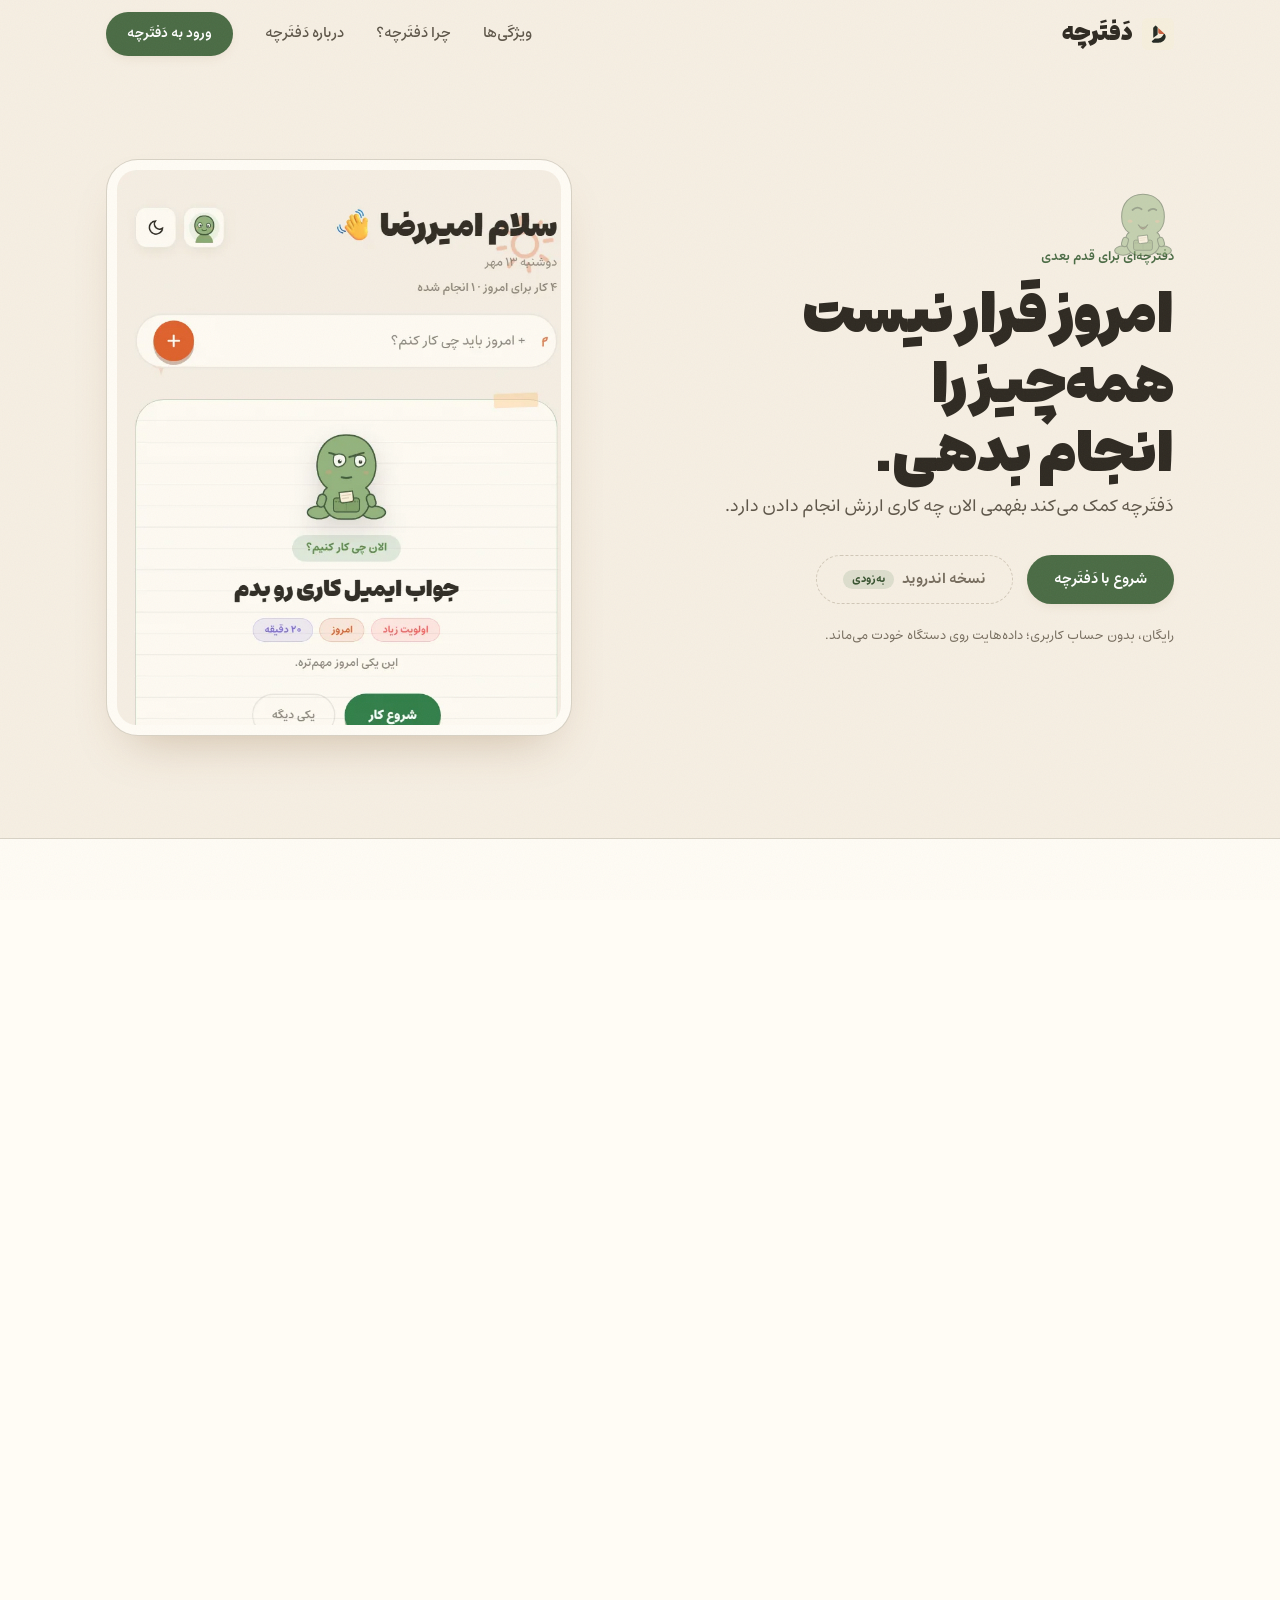
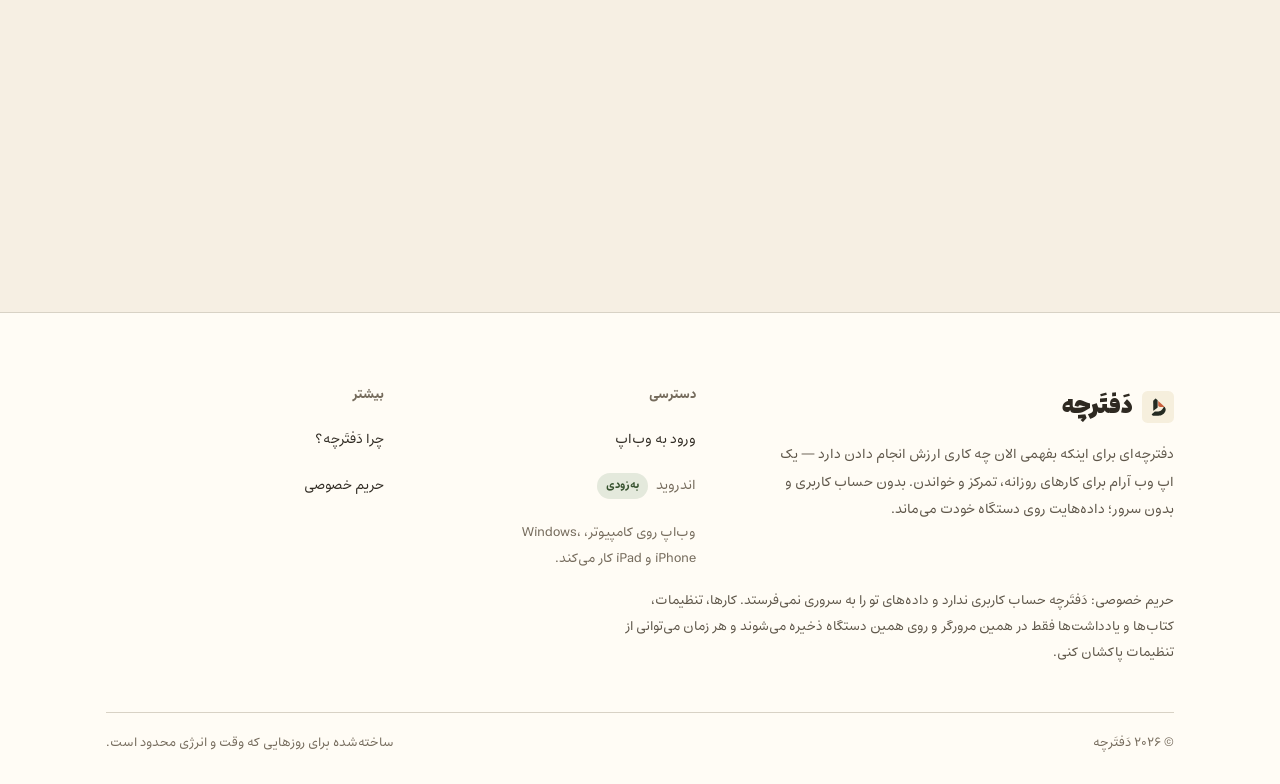
<file: index.html>
<!DOCTYPE html>
<html lang="fa" dir="rtl">
<head>
<meta charset="UTF-8"/>
<!-- Content-Security-Policy — the landing's own, deliberately tighter than the
     app's: it loads nothing but same-origin files, so no CDN host is allowed.
     There is no inline script and no inline style on this page, so neither
     directive needs a hash to pin, and nothing here has to be kept in step with
     a hash when the page changes. No web app manifest is declared on purpose:
     the installable thing is the app at app.daftrche.ir, and a manifest served
     from here could only ever install the landing under the product's name. -->
<meta http-equiv="Content-Security-Policy" content="default-src 'self'; script-src 'self'; style-src 'self'; img-src 'self' data:; font-src 'self'; base-uri 'self'; form-action 'none'; object-src 'none'"/>
<meta name="viewport" content="width=device-width, initial-scale=1, viewport-fit=cover"/>
<meta name="color-scheme" content="light"/>
<meta name="theme-color" content="#f6efe3"/>
<title>دَفتَرچه — بفهم الان چه کاری ارزش انجام دادن دارد</title>
<meta name="description" content="دَفتَرچه یک دفترچهٔ آرام برای کارهای روزانه، تمرکز و خواندن است. به‌جای فهرست بلندِ کارها، کمکت می‌کند بفهمی الان کدام کار ارزش انجام دادن دارد."/>
<!-- The page's own address, for crawlers and social cards. `daftrche.ir` is the
     domain in CNAME and the landing owns its root; the web app is served from
     `app.daftrche.ir`, the address js/config.js hands to every [data-app-link].
     Keep the three in step — canonical, og:url and og:image all describe this
     one page, and a card is only as good as the URL it points at. -->
<link rel="canonical" href="https://daftrche.ir/"/>
<meta property="og:type" content="website"/>
<meta property="og:site_name" content="دَفتَرچه"/>
<meta property="og:locale" content="fa_IR"/>
<meta property="og:title" content="دَفتَرچه — بفهم الان چه کاری ارزش انجام دادن دارد"/>
<meta property="og:description" content="به‌جای فهرست بلندِ کارها، دفترچه کمکت می‌کند بفهمی الان کدام کار ارزش انجام دادن دارد."/>
<meta property="og:url" content="https://daftrche.ir/"/>
<meta property="og:image" content="https://daftrche.ir/assets/social/og.png"/>
<meta property="og:image:type" content="image/png"/>
<meta property="og:image:width" content="1200"/>
<meta property="og:image:height" content="630"/>
<meta property="og:image:alt" content="نشان دَفتَرچه، همراه با این جمله: امروز قرار نیست همه‌چیز را انجام بدهی."/>
<meta name="twitter:card" content="summary_large_image"/>
<link rel="icon" type="image/svg+xml" href="assets/icons/favicon.svg"/>
<link rel="apple-touch-icon" sizes="180x180" href="assets/icons/apple-touch-icon.png"/>
<link rel="preload" as="font" type="font/woff2" crossorigin href="assets/fonts/Estedad[wght].woff2"/>
<link rel="preload" as="font" type="font/woff2" crossorigin href="assets/fonts/Estedad-Mad.woff2"/>
<link rel="stylesheet" href="css/base.css"/>
<link rel="stylesheet" href="css/landing.css"/>
</head>
<body>

<a class="lp-skip" href="#main">پرش به محتوای اصلی</a>

<!-- ═══ Header ═══ -->
<header class="lp-header" data-open="false">
  <div class="lp-wrap lp-header-inner">
    <a class="lp-brand" href="#hero" aria-label="دَفتَرچه — بالای صفحه">
      <img src="assets/icons/favicon.svg" alt="" width="32" height="32"/>
      <span>دَفتَرچه</span>
    </a>

    <button class="lp-menu-btn" type="button" aria-expanded="false" aria-controls="lpNav" aria-label="منوی صفحه">
      <svg class="lp-open" viewBox="0 0 24 24" fill="none" stroke="currentColor" stroke-width="1.8" stroke-linecap="round" aria-hidden="true"><path d="M4 7h16M4 12h16M4 17h16"/></svg>
      <svg class="lp-close" viewBox="0 0 24 24" fill="none" stroke="currentColor" stroke-width="1.8" stroke-linecap="round" aria-hidden="true"><path d="M6 6l12 12M18 6L6 18"/></svg>
    </button>

    <nav class="lp-nav" id="lpNav" aria-label="ناوبری اصلی">
      <ul>
        <li><a href="#features">ویژگی‌ها</a></li>
        <li><a href="#why">چرا دَفتَرچه؟</a></li>
        <li><a href="#about">درباره دَفتَرچه</a></li>
      </ul>
    </nav>

    <!-- Entry to the web app. Its destination comes from js/config.js, the one
         place to edit — every [data-app-link] on the page follows that value.
         The href below carries that same address on its own, so the button
         still reaches the app with scripting switched off. -->
    <a class="lp-btn lp-btn-primary lp-cta" href="https://app.daftrche.ir/" data-app-link>ورود به دَفتَرچه</a>
  </div>
</header>

<main id="main">

  <!-- ═══ Hero ═══ -->
  <section class="lp-hero" id="hero" aria-labelledby="heroTitle">
    <div class="lp-wrap lp-hero-grid">
      <div class="lp-hero-copy lp-reveal">
        <svg class="lp-hero-char" viewBox="0 0 200 200" aria-hidden="true"><use href="assets/characters/qorqori/qorqori.svg#qorqori-happy"/></svg>
        <p class="lp-eyebrow">دفترچه‌ای برای قدم بعدی</p>
        <h1 class="lp-display" id="heroTitle">امروز قرار نیست همه‌چیز را انجام بدهی.</h1>
        <p class="lp-lead">دَفتَرچه کمک می‌کند بفهمی الان چه کاری ارزش انجام دادن دارد.</p>
        <div class="lp-actions">
          <a class="lp-btn lp-btn-primary" href="https://app.daftrche.ir/" data-app-link>شروع با دَفتَرچه</a>
          <span class="lp-btn lp-btn-soon">نسخه اندروید <span class="lp-soon-tag">به‌زودی</span></span>
        </div>
        <p class="lp-hero-note">رایگان، بدون حساب کاربری؛ داده‌هایت روی دستگاه خودت می‌ماند.</p>
      </div>

      <figure class="lp-hero-shot lp-reveal">
        <span class="lp-shot">
          <img src="assets/screenshots/today-hero.webp" width="720" height="900" loading="eager" alt="صفحهٔ «امروز» دَفتَرچه: سلام و تاریخ، افزودن سریع کار، پیشنهاد «الان چی کار کنیم؟» همراه با دلیلش، و کارهای امروز."/>
        </span>
      </figure>
    </div>
  </section>

  <!-- ═══ Why — the page's centre: what gets in the way, then the five-step answer ═══
       These were two sections asking one question from both ends — «وقتی همه‌چیز
       مهم به نظر می‌رسد، از کجا شروع می‌کنی؟» and «لایهٔ تصمیم». The three problems
       now read as one compact staircase under the shared heading, and the flow
       keeps the rest of that heading as its own caption. Nothing is dropped and
       no card row is left dangling; the anchor stays `#why`, which is the one the
       header links to. -->
  <section class="lp-section lp-why" id="why" aria-labelledby="whyTitle">
    <div class="lp-wrap">
      <div class="lp-why-head lp-reveal">
        <p class="lp-eyebrow">چرا دَفتَرچه</p>
        <h2 class="lp-h2" id="whyTitle">دَفتَرچه فقط نمی‌پرسد «چه کارهایی داری؟» <span class="lp-emph">کمکت می‌کند بفهمی «الان کدام را انجام بدهی؟»</span></h2>
        <p class="lp-lead">تفاوت دَفتَرچه در مرتب‌کردن کارها نیست؛ در کوتاه‌کردن راهِ رسیدن به یک قدم بعدی است.</p>
      </div>

      <div class="lp-zig-head lp-reveal">
        <h3 class="lp-h3">وقتی همه‌چیز مهم به نظر می‌رسد، از کجا شروع می‌کنی؟</h3>
        <p class="lp-sub">سه چیز معمولاً وسط راه می‌ایستد؛ نه فهرست، نه یادآور.</p>
      </div>

      <ul class="lp-zig">
        <li class="lp-reveal">
          <span class="lp-ico" aria-hidden="true">
            <svg viewBox="0 0 24 24" fill="none" stroke="currentColor" stroke-width="1.8" stroke-linecap="round" stroke-linejoin="round"><path d="M4 6h16M4 12h16M4 18h9"/></svg>
          </span>
          <h4>کارهای زیاد</h4>
          <p>هر کاری که می‌نویسی، همان لحظه مهم به نظر می‌رسد — و فهرست بلندتر و سنگین‌تر می‌شود.</p>
        </li>
        <li class="lp-reveal">
          <span class="lp-ico" aria-hidden="true">
            <svg viewBox="0 0 24 24" fill="none" stroke="currentColor" stroke-width="1.8" stroke-linecap="round" stroke-linejoin="round"><rect x="2" y="7" width="18" height="10" rx="2.5"/><path d="M22 10.5v3"/><path d="M6 10.6v2.8"/></svg>
          </span>
          <h4>انرژی محدود</h4>
          <p>بعضی روزها فقط زمان کم نیست؛ توان هم کم است. برنامه‌ای که این را نمی‌داند، شکست می‌خورد.</p>
        </li>
        <li class="lp-reveal">
          <span class="lp-ico" aria-hidden="true">
            <svg viewBox="0 0 24 24" fill="none" stroke="currentColor" stroke-width="1.8" stroke-linecap="round" stroke-linejoin="round"><circle cx="12" cy="12" r="9"/><path d="M9.4 9.4a2.7 2.7 0 1 1 3.6 2.5c-.6.3-1 .8-1 1.5v.2"/><path d="M12 17.1h.01"/></svg>
          </span>
          <h4>تصمیم‌های زیاد</h4>
          <p>لحظه‌ای که باید انتخاب کنی از کدام شروع کنی، همان لحظه‌ای است که همه‌چیز متوقف می‌شود.</p>
        </li>
      </ul>

      <h3 class="lp-h3 lp-flow-cap lp-reveal">هر بار پنج چیز ساده را کنار هم می‌گذارد.</h3>

      <ol class="lp-flow">
        <li class="lp-reveal">
          <span class="lp-flow-ico" aria-hidden="true">
            <svg viewBox="0 0 24 24" fill="none" stroke="currentColor" stroke-width="1.8" stroke-linecap="round" stroke-linejoin="round"><circle cx="12" cy="12" r="9"/><path d="M9 10h.6M14.4 10h.6"/><path d="M8.6 14.4c1 .9 2.1 1.3 3.4 1.3s2.4-.4 3.4-1.3"/></svg>
          </span>
          <span class="lp-flow-en" lang="en" dir="ltr">Mood</span>
          <b class="lp-flow-fa">حال</b>
          <p>می‌گویی امروز چه حالی داری.</p>
        </li>
        <li class="lp-reveal">
          <span class="lp-flow-ico" aria-hidden="true">
            <svg viewBox="0 0 24 24" fill="none" stroke="currentColor" stroke-width="1.8" stroke-linecap="round" stroke-linejoin="round"><circle cx="12" cy="12" r="9"/><path d="M8 12.4l2.6 2.6L16.2 9.4"/></svg>
          </span>
          <span class="lp-flow-en" lang="en" dir="ltr">Decide</span>
          <b class="lp-flow-fa">تصمیم</b>
          <p>یک کار پیشنهاد می‌شود، همراه با دلیلش.</p>
        </li>
        <li class="lp-reveal">
          <span class="lp-flow-ico" aria-hidden="true">
            <svg viewBox="0 0 24 24" fill="none" stroke="currentColor" stroke-width="1.8" stroke-linecap="round" stroke-linejoin="round"><path d="M4 12h12"/><path d="M11 7l5 5-5 5"/></svg>
          </span>
          <span class="lp-flow-en" lang="en" dir="ltr">Do</span>
          <b class="lp-flow-fa">انجام</b>
          <p>همان یکی را شروع می‌کنی، نه کل فهرست را.</p>
        </li>
        <li class="lp-reveal">
          <span class="lp-flow-ico" aria-hidden="true">
            <svg viewBox="0 0 24 24" fill="none" stroke="currentColor" stroke-width="1.8" stroke-linecap="round" stroke-linejoin="round"><circle cx="12" cy="12" r="8.5"/><circle cx="12" cy="12" r="4"/><circle cx="12" cy="12" r="1" fill="currentColor" stroke="none"/></svg>
          </span>
          <span class="lp-flow-en" lang="en" dir="ltr">Focus</span>
          <b class="lp-flow-fa">تمرکز</b>
          <p>فقط همین یکی، تا تمام شود.</p>
        </li>
        <li class="lp-reveal">
          <span class="lp-flow-ico" aria-hidden="true">
            <svg viewBox="0 0 24 24" fill="none" stroke="currentColor" stroke-width="1.8" stroke-linecap="round" stroke-linejoin="round"><path d="M2 12s3.8-6.5 10-6.5S22 12 22 12s-3.8 6.5-10 6.5S2 12 2 12z"/><circle cx="12" cy="12" r="2.6"/></svg>
          </span>
          <span class="lp-flow-en" lang="en" dir="ltr">Reflect</span>
          <b class="lp-flow-fa">بازتاب</b>
          <p>آخر روز می‌بینی چه چیزی جلو رفت.</p>
        </li>
      </ol>
    </div>
  </section>

  <!-- ═══ Product Showcase ═══ -->
  <section class="lp-section" id="features" aria-labelledby="featuresTitle">
    <div class="lp-wrap">
      <div class="lp-features-head lp-reveal">
        <h2 class="lp-h2" id="featuresTitle">چیزهایی که هر روز به کارت می‌آید</h2>
        <p class="lp-sub">همه‌چیز در یک دفترچهٔ آرام، بدون شلوغی و بدون حساب کاربری.</p>
      </div>

      <div class="lp-bento">
        <article class="lp-feat lp-feat-a lp-reveal">
          <span class="lp-feat-tag">امروز</span>
          <h3>امروزت را ساده‌تر ببین.</h3>
          <p>کارهای امروز، پیشرفت امروز و حال‌وهوای روز — همه در یک نگاه، بدون آن‌که لازم باشد چیزی را بشماری.</p>
          <div class="lp-feat-media">
            <span class="lp-shot">
              <img src="assets/screenshots/today-list.webp" width="720" height="900" loading="lazy" alt="فهرست کارهای امروز در دَفتَرچه با اولویت، مدت تخمینی و نوار پیشرفت روز."/>
            </span>
          </div>
        </article>

        <article class="lp-feat lp-feat-b lp-reveal">
          <span class="lp-feat-tag">الان چی کار کنیم؟</span>
          <h3>وقتی نمی‌دانی از کجا شروع کنی.</h3>
          <p>دَفتَرچه با توجه به حال، وقت و اولویت‌ها یک کار را پیشنهاد می‌دهد — و می‌گوید چرا همان.</p>
          <ul class="lp-receipt" aria-label="نمونهٔ پیشنهاد">
            <li class="lp-receipt-row"><span class="lp-dot" aria-hidden="true"></span><span>حال</span><b>بد نیستم</b></li>
            <li class="lp-receipt-row"><span class="lp-dot" aria-hidden="true"></span><span>وقت</span><b>کم</b></li>
            <li class="lp-receipt-row"><span class="lp-dot" aria-hidden="true"></span><span>پیشنهاد</span><b>جواب ایمیل کاری</b></li>
          </ul>
        </article>

        <article class="lp-feat lp-feat-c lp-reveal">
          <span class="lp-feat-tag">تمرکز</span>
          <h3>حالا فقط همین یکی.</h3>
          <p>یک جلسهٔ تمرکز، یک کار و یک تایمر آرام. بقیهٔ فهرست تا تمام‌شدن جلسه صبر می‌کند.</p>
          <div class="lp-feat-media">
            <span class="lp-shot">
              <img src="assets/screenshots/focus.webp" width="720" height="900" loading="lazy" alt="صفحهٔ تمرکز دَفتَرچه با کار انتخاب‌شده، مدت جلسه و دکمهٔ شروع."/>
            </span>
          </div>
        </article>

        <article class="lp-feat lp-feat-d lp-reveal">
          <span class="lp-feat-tag">کتابخانه</span>
          <h3>برای خواندن هم یک جای آرام داشته باش.</h3>
          <p>کتاب‌های PDF را در دفترچه نگه دار، پیشرفت مطالعه را ببین و همان‌جا حاشیه و یادداشت بگذار.</p>
          <div class="lp-shelf" aria-hidden="true">
            <svg viewBox="0 0 220 120" fill="none" stroke="currentColor" stroke-width="3" stroke-linecap="round" stroke-linejoin="round">
              <path d="M110 30c-15-9-37-9-52 0v58c15-9 37-9 52 0 15-9 37-9 52 0V30c-15-9-37-9-52 0z"/>
              <path d="M110 30v58"/>
              <path d="M76 52c9-4 20-4 26 0"/>
              <path d="M144 52c-9-4-20-4-26 0"/>
            </svg>
          </div>
        </article>
      </div>
    </div>
  </section>

  <!-- ═══ Characters, and the days they are for ═══
       One section rather than two. «هر روز شبیه روز قبل نیست» and «برای روزهایی
       که شبیه هم نیستند» were the same sentence told twice, so the five
       companions and the four days they answer now share a heading, with the
       second line kept as the list's own heading instead of a second section. -->
  <section class="lp-section" id="characters" aria-labelledby="charactersTitle">
    <div class="lp-wrap">
      <div class="lp-chars-head lp-reveal">
        <h2 class="lp-h2" id="charactersTitle">هر روز شبیه روز قبل نیست.</h2>
        <p class="lp-sub">دفترچه چند همراه دارد که هرکدام برای یک نوع روز ساخته شده‌اند.</p>
      </div>

      <ul class="lp-char-grid">
        <li class="lp-char-card lp-reveal">
          <span class="lp-char-frame"><svg viewBox="0 0 200 200" aria-hidden="true"><use href="assets/characters/qorqori/qorqori.svg#qorqori-happy"/></svg></span>
          <b>قورقوری</b>
          <span>راهنمای همیشگی؛ کنارت می‌ماند.</span>
        </li>
        <li class="lp-char-card lp-reveal">
          <span class="lp-char-frame"><svg viewBox="0 0 200 200" aria-hidden="true"><use href="assets/characters/rizolo/rizolo.svg#rizolo-energetic"/></svg></span>
          <b>ریزولو</b>
          <span>پرانرژی؛ یادت می‌اندازد راه بیفتی.</span>
        </li>
        <li class="lp-char-card lp-reveal">
          <span class="lp-char-frame"><svg viewBox="0 0 200 200" aria-hidden="true"><use href="assets/characters/khabalo/khabalo.svg#khabalo-cozy"/></svg></span>
          <b>خوابالو</b>
          <span>حواسش به استراحتت هست.</span>
        </li>
        <li class="lp-char-card lp-reveal">
          <span class="lp-char-frame"><svg viewBox="0 0 200 200" aria-hidden="true"><use href="assets/characters/fekrbaz/fekrbaz.svg#fekrbaz-thinking"/></svg></span>
          <b>فکرباز</b>
          <span>اهل فکر کردن؛ کمک می‌کند انتخاب کنی.</span>
        </li>
        <li class="lp-char-card lp-reveal">
          <span class="lp-char-frame"><svg viewBox="0 0 200 200" aria-hidden="true"><use href="assets/characters/jingool/jingool.svg#jingool-delighted"/></svg></span>
          <b>جینگول</b>
          <span>جرقهٔ روزهای خوب.</span>
        </li>
      </ul>

      <h3 class="lp-h3 lp-days-head lp-reveal">برای روزهایی که شبیه هم نیستند</h3>

      <ul class="lp-uses">
        <li class="lp-use lp-reveal">
          <blockquote>امروز وقت کمی دارم.</blockquote>
          <p>دَفتَرچه کمک می‌کند کار مناسب‌تری انتخاب کنی.</p>
        </li>
        <li class="lp-use lp-reveal">
          <blockquote>انرژی ندارم.</blockquote>
          <p>برنامه‌ات قرار نیست علیه شرایطت باشد.</p>
        </li>
        <li class="lp-use lp-reveal">
          <blockquote>کارها روی هم ریخته‌اند.</blockquote>
          <p>یک قدم را انتخاب کن.</p>
        </li>
        <li class="lp-use lp-reveal">
          <blockquote>می‌خواهم روی یک چیز تمرکز کنم.</blockquote>
          <p>Focus را شروع کن.</p>
        </li>
      </ul>
    </div>
  </section>

  <!-- ═══ Final CTA ═══ -->
  <section class="lp-section lp-final" id="start" aria-labelledby="startTitle">
    <div class="lp-wrap lp-final-inner lp-reveal">
      <svg class="lp-final-char" viewBox="0 0 200 200" aria-hidden="true"><use href="assets/characters/qorqori/qorqori.svg#qorqori-proud"/></svg>
      <h2 class="lp-display" id="startTitle">لازم نیست امروز همه‌چیز را انجام بدهی.</h2>
      <p class="lp-emph-line">فقط قدم بعدی را پیدا کن.</p>
      <div class="lp-actions">
        <a class="lp-btn lp-btn-primary" href="https://app.daftrche.ir/" data-app-link>شروع با دَفتَرچه</a>
      </div>
    </div>
  </section>

</main>

<!-- ═══ Footer ═══ -->
<footer class="lp-footer" id="about">
  <div class="lp-wrap">
    <div class="lp-footer-grid">
      <div class="lp-footer-brand">
        <a class="lp-brand" href="#hero">
          <img src="assets/icons/favicon.svg" alt="" width="32" height="32"/>
          <span>دَفتَرچه</span>
        </a>
        <p>دفترچه‌ای برای اینکه بفهمی الان چه کاری ارزش انجام دادن دارد — یک اپ وب آرام برای کارهای روزانه، تمرکز و خواندن. بدون حساب کاربری و بدون سرور؛ داده‌هایت روی دستگاه خودت می‌ماند.</p>
      </div>

      <!-- Where it runs. This is the whole of what the old «روی هر صفحه‌ای که
           هستی» section said, minus its fourth filled CTA: the web app is the
           link, Android is a note because it has not shipped, and the store
           links (بازار / مایکت) join this list the day the APK does — no slot
           is held open for a destination that does not exist yet. -->
      <nav aria-label="دسترسی‌ها">
        <h3>دسترسی</h3>
        <ul>
          <li><a href="https://app.daftrche.ir/" data-app-link>ورود به وب‌اپ</a></li>
          <li><span class="lp-off">اندروید <span class="lp-soon-tag">به‌زودی</span></span></li>
        </ul>
        <p class="lp-footer-note">وب‌اپ روی کامپیوتر، Windows، iPhone و iPad کار می‌کند.</p>
      </nav>

      <nav aria-label="بیشتر">
        <h3>بیشتر</h3>
        <ul>
          <li><a href="#why">چرا دَفتَرچه؟</a></li>
          <li><a href="#privacy">حریم خصوصی</a></li>
        </ul>
      </nav>
    </div>

    <p class="lp-privacy-note" id="privacy">حریم خصوصی: دَفتَرچه حساب کاربری ندارد و داده‌های تو را به سروری نمی‌فرستد. کارها، تنظیمات، کتاب‌ها و یادداشت‌ها فقط در همین مرورگر و روی همین دستگاه ذخیره می‌شوند و هر زمان می‌توانی از تنظیمات پاکشان کنی.</p>

    <div class="lp-footer-bottom">
      <span>© ۲۰۲۶ دَفتَرچه</span>
      <span>ساخته‌شده برای روزهایی که وقت و انرژی محدود است.</span>
    </div>
  </div>
</footer>

<script src="js/config.js"></script>
<script src="js/landing.js" defer></script>
</body>
</html>
</file>
<file: css/base.css>
/* ═══ Landing — design foundation ═══
   The landing page keeps the notebook's own design system: the two Estedad
   faces, the warm paper palette, and the shared radius, shadow and motion
   tokens. Nothing here is a new colour or a new rule — it is the same
   foundation the app is drawn from. What is deliberately absent is everything
   the landing never paints: the floating dock, the reader, the pick book,
   settings, the four night palettes and the three other daylight ones. This
   sheet holds only what landing.css and the page actually consume. */

/* ── Fonts ──────────────────────────────────────────────────────────────── */
@font-face {
  font-family: 'Estedad';
  src: url('../assets/fonts/Estedad[wght].woff2') format('woff2');
  font-weight: 100 900;
  font-style: normal;
  font-display: swap;
}

@font-face {
  font-family: 'Estedad Mad';
  src: url('../assets/fonts/Estedad-Mad.woff2') format('woff2');
  font-weight: 700;
  font-style: normal;
  font-display: swap;
}

/* ── Reset ──────────────────────────────────────────────────────────────── */
*{margin:0;padding:0;box-sizing:border-box}

/* ── Palettes ─────────────────────────────────────────────────────────────
   Paper is the landing's whole surface, so its fourteen values travel whole.
   From sage the landing borrows only the guide's green — the accent every
   button, icon and focus ring is painted with. */
:root{
  --pal-paper-bg:#f6efe3;
  --pal-paper-surface:#fffcf5;
  --pal-paper-elev:#ffffff;
  --pal-paper-text:#2e2921;
  --pal-paper-text2:#5d5548;
  --pal-paper-muted:#8f8574;
  /* The muted tone that may carry text. The grey above is a surface tint: at
     3.18:1 on paper, 3.55:1 on a card and 3.64:1 on white it is not a text
     colour. This one measures 4.58:1 / 5.11:1 / 5.23:1 — it clears WCAG 2.2 AA
     for body copy on every surface the landing paints, while staying the same
     warm grey family and staying readable as *secondary* text. */
  --pal-paper-muted-strong:#756b5c;
  --pal-paper-border:rgba(80,60,30,.10);
  --pal-paper-border-strong:rgba(80,60,30,.22);
  --pal-paper-accent:#e05f28;
  --pal-paper-accent-strong:#c04a18;
  --pal-paper-accent-soft:rgba(224,95,40,.13);
  --pal-paper-tape:rgba(255,196,120,.50);
  --pal-paper-glass:rgba(255,252,245,.72);
  --pal-paper-on-accent:#1e1b18;

  --pal-sage-accent:#4a6b44;
  --pal-sage-accent-strong:#37522f;
  --pal-sage-accent-soft:rgba(88,129,87,.16);
  --pal-sage-on-accent:#ffffff;
}

/* ── Semantic names, pointed at paper ────────────────────────────────────
   The same vocabulary the app uses. landing.css remaps the accent names onto
   the sage green, so a focus ring and a button can never disagree. */
:root{
  --color-bg:var(--pal-paper-bg);
  --color-surface:var(--pal-paper-surface);
  --color-surface-elevated:var(--pal-paper-elev);
  --color-text-primary:var(--pal-paper-text);
  --color-text-secondary:var(--pal-paper-text2);
  --color-text-muted:var(--pal-paper-muted);
  --color-text-on-accent:var(--pal-paper-on-accent);
  --color-border:var(--pal-paper-border);
  --color-border-strong:var(--pal-paper-border-strong);
  --color-accent:var(--pal-paper-accent);
  --color-accent-strong:var(--pal-paper-accent-strong);
  --color-accent-soft:var(--pal-paper-accent-soft);
  --color-focus:var(--pal-paper-accent);

  /* Legacy aliases the base rules below are written with */
  --bg:var(--color-bg);
  --surface:var(--color-surface);
  --text:var(--color-text-primary);
  --muted:var(--color-text-muted);
  --accent:var(--color-accent);
  --border:var(--color-border);

  /* ── Radius Scale ── */
  --radius-xs:8px;
  --radius-sm:12px;
  --radius-md:16px;
  --radius-lg:20px;
  --radius-xl:24px;
  --radius-pill:999px;

  /* ── Shadows ── */
  --shadow-1:0 4px 14px -6px rgba(122,80,35,.18);
  --shadow-2:0 24px 50px -24px rgba(122,80,35,.35);

  /* ── Typography ── */
  --font-ui: 'Estedad', system-ui, sans-serif;
  --font-personality: 'Estedad Mad', 'Estedad', system-ui, sans-serif;

  /* ── Motion ── */
  --duration-fast:.18s;
  --duration-base:.3s;
  --duration-slow:.5s;
  --ease-out:cubic-bezier(.22,1,.36,1);

  /* ── Stacking order ──
     Three layers, named so no rule has to guess a number: the sticky header,
     the paper grain that deliberately sits above it, and the skip link, which
     is the one thing that must clear both. */
  --z-header:50;
  --z-grain:97;
  --z-skip:100;
}

/* ── Page ───────────────────────────────────────────────────────────────── */
body{font-family:var(--font-ui);background:var(--bg);color:var(--text);min-height:100vh;min-height:100dvh;overflow-x:hidden;transition:background var(--duration-slow),color var(--duration-slow);-webkit-tap-highlight-color:transparent;line-height:1.6}
button{touch-action:manipulation;font-family:inherit}
a,button,[role=button]{touch-action:manipulation}

/* The paper grain the whole notebook is printed on — a fixed, non-interactive
   texture layer. It is a data: SVG, which is why the landing's CSP allows
   img-src data:. */
body::after{content:'';position:fixed;inset:0;z-index:var(--z-grain);pointer-events:none;opacity:.05;
  background-image:url("data:image/svg+xml,%3Csvg xmlns='http://www.w3.org/2000/svg' width='140' height='140'%3E%3Cfilter id='n'%3E%3CfeTurbulence type='fractalNoise' baseFrequency='0.85' numOctaves='2'/%3E%3C/filter%3E%3Crect width='140' height='140' filter='url(%23n)'/%3E%3C/svg%3E")}

/* ── Accessibility foundation ──────────────────────────────────────────── */
:focus-visible{outline:2px solid var(--color-focus);outline-offset:2px;border-radius:var(--radius-xs)}

/* ── Reduced motion ──────────────────────────────────────────────────────
   Ambient and decorative motion stops; state changes stay, just instant. */
@media (prefers-reduced-motion:reduce){
  *,*::before,*::after{animation-duration:.01ms!important;animation-iteration-count:1!important;transition-duration:.01ms!important}
  html{scroll-behavior:auto!important}
}
</file>
<file: css/landing.css>
/* ═══ Landing — صفحهٔ معرفی دَفتَرچه ═══
   This sheet is only loaded by index.html. It reuses the app's own design
   system — fonts, palette table, radii, shadows and motion tokens all come from
   css/base.css; nothing here invents a colour. The accent is the notebook's
   green (the sage palette, the colour the guide character already is) rather
   than the interface orange, because the landing's one job is the brand voice:
   warm paper, deep charcoal ink, one quiet green.

   All colours are palette tokens (--pal-*) mapped onto the semantic names, so
   the same rule the app follows holds here: no raw hex inside a component. */

:root {
  /* ── Brand surface, from the paper palette ── */
  --lp-bg: var(--pal-paper-bg);
  --lp-surface: var(--pal-paper-surface);
  --lp-text: var(--pal-paper-text);
  --lp-text-2: var(--pal-paper-text2);
  /* Text, not tint: the palette's muted grey is a surface wash that fails
     contrast as type, so the landing reads secondary text from the AA-safe
     tone beside it (measured ratios in base.css). */
  --lp-muted: var(--pal-paper-muted-strong);
  --lp-border: var(--pal-paper-border-strong);

  /* ── One green accent, from the sage palette (the guide's own green) ── */
  --lp-green: var(--pal-sage-accent);
  --lp-green-strong: var(--pal-sage-accent-strong);
  --lp-green-soft: var(--pal-sage-accent-soft);
  --lp-on-green: var(--pal-sage-on-accent);

  /* ── Layout rhythm ── */
  --lp-max: 1180px;
  --lp-gutter: clamp(20px, 5vw, 56px);
  --lp-section: clamp(68px, 9vw, 132px);

  /* ── Point the app's semantic names at the landing's green, so every rule in
        base.css that draws with --color-accent (focus rings included) lands on
        the same accent the landing paints with. A later stylesheet with equal
        specificity wins, which is why this file must load after base.css. ── */
  --color-accent: var(--lp-green);
  --color-accent-strong: var(--lp-green-strong);
  --color-accent-soft: var(--lp-green-soft);
  --color-focus: var(--lp-green);
  --color-text-on-accent: var(--lp-on-green);
}

/* The landing is a fixed brand surface: it is always the warm paper, never the
   reader's chosen app theme. Declaring the scheme keeps form controls, the
   scrollbar and the canvas behind a scroll in that same daylight. */
html { color-scheme: light; }

body {
  background: var(--lp-bg);
  color: var(--lp-text);
}

/* ═══ Helpers ═══ */
.lp-wrap {
  width: 100%;
  max-width: var(--lp-max);
  margin-inline: auto;
  padding-inline: var(--lp-gutter);
}

.lp-section {
  padding-block: var(--lp-section);
}

.lp-skip {
  position: absolute;
  inset-inline: 0;
  top: 8px;
  width: max-content;
  min-height: 44px;
  display: inline-flex;
  align-items: center;
  margin-inline: auto;
  transform: translateY(-200%);
  z-index: var(--z-skip);
  padding: 10px 18px;
  border-radius: var(--radius-pill);
  background: var(--lp-green);
  color: var(--lp-on-green);
  font-size: 14px;
  font-weight: 600;
  text-decoration: none;
  transition: transform var(--duration-fast) var(--ease-out);
}
.lp-skip:focus { transform: none; }

/* ═══ Type ═══ */
.lp-display {
  font-family: var(--font-personality);
  font-size: clamp(2rem, 4.6vw, 3.5rem);
  line-height: 1.24;
  font-weight: 700;
  color: var(--lp-text);
  text-wrap: balance;
}

.lp-h2 {
  font-family: var(--font-personality);
  font-size: clamp(1.55rem, 3.1vw, 2.4rem);
  line-height: 1.35;
  font-weight: 700;
  text-wrap: balance;
}

.lp-eyebrow {
  font-size: 13px;
  font-weight: 600;
  color: var(--lp-green);
  margin-bottom: 14px;
}

.lp-lead {
  font-size: clamp(1rem, 1.4vw, 1.15rem);
  line-height: 1.95;
  color: var(--lp-text-2);
  max-width: 46ch;
}

.lp-sub {
  font-size: 1rem;
  line-height: 1.9;
  color: var(--lp-muted);
}

/* A heading below an h2 — the problems row and the flow both sit under the one
   section heading, so both are labelled at this level rather than promoted to a
   second h2 and a second section. */
.lp-h3 {
  font-family: var(--font-personality);
  font-size: clamp(1.08rem, 1.8vw, 1.35rem);
  font-weight: 700;
  line-height: 1.55;
  text-wrap: balance;
}

.lp-emph {
  display: inline;
  /* A highlighter, not a gradient: the paper's own green wash under the line */
  background: linear-gradient(transparent 58%, var(--lp-green-soft) 58%, var(--lp-green-soft) 92%, transparent 92%);
  font-style: normal;
}

/* ═══ Buttons ═══ */
.lp-btn {
  display: inline-flex;
  align-items: center;
  justify-content: center;
  gap: 8px;
  white-space: nowrap;
  padding: 14px 26px;
  border-radius: var(--radius-pill);
  font-family: var(--font-ui);
  font-size: 15px;
  font-weight: 600;
  line-height: 1;
  text-decoration: none;
  cursor: pointer;
  border: 1.5px solid transparent;
  transition: transform var(--duration-fast) var(--ease-out),
              background var(--duration-fast), border-color var(--duration-fast),
              box-shadow var(--duration-fast), color var(--duration-fast);
}

.lp-btn-primary {
  background: var(--lp-green);
  color: var(--lp-on-green);
  box-shadow: var(--shadow-1);
}
.lp-btn-ghost {
  background: var(--lp-surface);
  border-color: var(--lp-border);
  color: var(--lp-text);
}

/* Hover is a desktop enhancement, never a touch state (same guard as base.css) */
@media (hover: hover) {
  .lp-btn-primary:hover { background: var(--lp-green-strong); transform: translateY(-2px); box-shadow: var(--shadow-2); }
  .lp-btn-ghost:hover   { border-color: var(--lp-green); color: var(--lp-green); transform: translateY(-2px); }
}
.lp-btn-primary:active,
.lp-btn-ghost:active { transform: translateY(0); }

/* A CTA whose destination does not exist yet. It is not a link and not in the
   tab order, so it can never send anyone to a made-up address. */
.lp-btn-soon {
  background: transparent;
  border: 1.5px dashed var(--lp-border);
  color: var(--lp-muted);
  cursor: default;
}
.lp-soon-tag {
  font-size: 11px;
  font-weight: 700;
  padding: 4px 9px;
  border-radius: var(--radius-pill);
  background: var(--lp-green-soft);
  color: var(--lp-green-strong);
}

.lp-actions {
  display: flex;
  flex-wrap: wrap;
  gap: 14px;
  margin-top: 30px;
}

/* ═══ Header ═══ */
.lp-header {
  position: sticky;
  top: 0;
  z-index: var(--z-header);
  background: var(--lp-bg);
  border-bottom: 1px solid transparent;
  transition: border-color var(--duration-base), box-shadow var(--duration-base);
}
.lp-header.is-scrolled {
  border-bottom-color: var(--lp-border);
  box-shadow: var(--shadow-1);
}
.lp-header-inner {
  position: relative;
  display: flex;
  align-items: center;
  gap: 18px;
  min-height: 68px;
}

.lp-brand {
  display: inline-flex;
  align-items: center;
  gap: 10px;
  min-height: 44px; /* the wordmark is a link: a 32px mark is not a tap target */
  text-decoration: none;
  color: var(--lp-text);
  margin-inline-end: auto;
}
.lp-brand img { width: 32px; height: 32px; display: block; }
.lp-brand span {
  font-family: var(--font-personality);
  font-size: 22px;
  font-weight: 700;
  line-height: 1;
}

.lp-nav ul {
  display: flex;
  align-items: center;
  gap: 4px;
  list-style: none;
}
.lp-nav a {
  display: inline-flex;
  align-items: center;
  min-height: 44px;
  padding: 9px 14px;
  border-radius: var(--radius-pill);
  font-size: 15px;
  font-weight: 500;
  color: var(--lp-text-2);
  text-decoration: none;
  transition: color var(--duration-fast), background var(--duration-fast);
}
@media (hover: hover) {
  .lp-nav a:hover { color: var(--lp-green); background: var(--lp-green-soft); }
}

.lp-header .lp-cta { min-height: 44px; padding: 11px 20px; font-size: 14px; }

.lp-menu-btn {
  display: none;
  width: 44px;
  height: 44px;
  flex: 0 0 auto;
  border: 1.5px solid var(--lp-border);
  border-radius: var(--radius-sm);
  background: var(--lp-surface);
  color: var(--lp-text);
  cursor: pointer;
}
.lp-menu-btn svg { width: 22px; height: 22px; margin: auto; display: block; }
.lp-menu-btn .lp-close { display: none; }
.lp-header[data-open="true"] .lp-menu-btn .lp-open { display: none; }
.lp-header[data-open="true"] .lp-menu-btn .lp-close { display: block; }

@media (max-width: 880px) {
  .lp-menu-btn { display: grid; }
  .lp-nav {
    position: absolute;
    inset-inline: 0;
    top: 100%;
    display: none;
    padding: 6px 0 14px;
    background: var(--lp-bg);
    border-bottom: 1px solid var(--lp-border);
  }
  .lp-header[data-open="true"] .lp-nav { display: block; }
  .lp-nav ul { flex-direction: column; align-items: stretch; gap: 0; }
  .lp-nav a { padding: 14px 16px; border-radius: var(--radius-sm); font-size: 16px; }
}

/* ═══ Hero ═══ */
.lp-hero { padding-block: clamp(40px, 7vw, 96px) clamp(48px, 8vw, 110px); }
.lp-hero-grid {
  display: grid;
  gap: clamp(36px, 6vw, 76px);
  align-items: center;
  grid-template-columns: 1fr;
}
@media (min-width: 920px) {
  .lp-hero-grid { grid-template-columns: 1.06fr .94fr; }
}
.lp-hero-note {
  margin-top: 22px;
  font-size: 13px;
  color: var(--lp-muted);
}
.lp-hero-copy { position: relative; }

/* Very subtle guide presence: a low-opacity character that bobs a few pixels. */
.lp-hero-char,
.lp-final-char {
  display: block;
  width: 74px;
  height: auto;
  opacity: .5;
  pointer-events: none;
  animation: lpBob 6.5s ease-in-out infinite;
}
.lp-hero-char { position: absolute; inset-inline-start: -4px; top: -58px; width: 70px; }
/* On a phone the header is tight, so the wordmark, the mark and the CTA are
   trimmed together rather than letting the CTA wrap or slide off the edge. */
@media (max-width: 640px) {
  .lp-header-inner { gap: 10px; }
  .lp-brand img { width: 28px; height: 28px; }
  .lp-brand span { font-size: 19px; }
  /* 44px, not 42: the one control that is only ever tapped is the last one that
     should be under the size a thumb can hit. */
  .lp-menu-btn { width: 44px; height: 44px; }
  .lp-header .lp-cta { min-height: 44px; padding: 10px 15px; font-size: 13px; }
  /* The hero's own top padding is too thin for a peeking character to clear the
     sticky header, so on a phone it is drawn smaller and nearer the eyebrow. */
  .lp-hero-char { top: -16px; inset-inline-start: auto; inset-inline-end: 0; width: 52px; opacity: .45; }
}

/* The narrowest phones have no room for the wordmark, the menu button and the
   entry button on one row: at 320px that row needs 282px and the padded column
   offers 263, so the CTA was being pushed into the gutter (it stayed on screen,
   but outside the margin every other element respects). The CTA is the one of
   the three that has to stay, so the wordmark goes — the mark alone is still the
   link home, still named for a screen reader, and the page says دَفتَرچه in its
   hero two lines below. */
@media (max-width: 355px) {
  .lp-header .lp-brand span { display: none; }
  /* Standing alone, the mark is 28px wide: 8px of padding either side makes it
     the same 44px target as the button beside it. */
  .lp-header .lp-brand { padding-inline: 8px; }
}

/* ═══ The framed screenshot (the real product, not a mockup) ═══
   The app's page is the same paper as the landing, so the frame's lighter
   surface and a hairline are what give the capture an edge. No browser chrome,
   no invented UI — just the screen inside a quiet bezel. */
.lp-shot {
  display: block;
  margin: 0;
  padding: 10px;
  border-radius: calc(var(--radius-xl) + 8px);
  background: var(--lp-surface);
  border: 1px solid var(--lp-border);
  box-shadow: var(--shadow-2);
}
.lp-shot img {
  display: block;
  width: 100%;
  height: auto;
  border-radius: var(--radius-lg);
}

/* ═══ The problems — a staircase, not three equal cards ═══
   Three identical cards side by side was the shape the redesign audit flagged:
   equal weight, equal height, nothing to look at twice, and a whole band of the
   page spent on it. The same three points now step down across the row behind a
   hairline each, which reads as a sequence (and as the diagnosis the section
   makes) rather than as a menu of features. */
.lp-zig-head { max-width: 62ch; margin-top: clamp(32px, 4.5vw, 58px); }
.lp-zig-head .lp-h3 { margin-bottom: 8px; }
.lp-zig {
  display: grid;
  gap: clamp(18px, 2.6vw, 28px);
  margin-top: clamp(22px, 3vw, 34px);
  grid-template-columns: 1fr;
}
.lp-zig li {
  display: grid;
  gap: 12px;
  align-content: start;
  padding-top: 20px;
  border-top: 2px solid var(--lp-border);
}
.lp-zig h4 {
  font-family: var(--font-personality);
  font-size: 17px;
  font-weight: 700;
}
.lp-zig p { font-size: 14.5px; line-height: 1.9; color: var(--lp-text-2); }
@media (min-width: 820px) {
  .lp-zig { grid-template-columns: repeat(3, 1fr); }
  /* The step: each point sits a little lower than the last, so the row reads
     as one argument in three beats instead of three parallel boxes. */
  .lp-zig li:nth-child(2) { margin-top: 26px; }
  .lp-zig li:nth-child(3) { margin-top: 52px; }
}
.lp-ico {
  width: 52px;
  height: 52px;
  border-radius: var(--radius-md);
  display: grid;
  place-items: center;
  background: var(--lp-green-soft);
  color: var(--lp-green-strong);
}
.lp-ico svg { width: 26px; height: 26px; }
.lp-zig .lp-ico { width: 44px; height: 44px; border-radius: var(--radius-sm); }
.lp-zig .lp-ico svg { width: 22px; height: 22px; }

/* ═══ Decision Layer — the centre of the page ═══ */
.lp-why { background: var(--lp-surface); border-block: 1px solid var(--lp-border); }
.lp-why-head { max-width: 70ch; }
.lp-why-head .lp-h2 { margin-bottom: 18px; }
.lp-why-head .lp-emph { margin-block-start: 6px; }

/* The caption the five steps answer, one heading down from the section's own. */
.lp-flow-cap { margin-top: clamp(44px, 6vw, 78px); }

.lp-flow {
  display: grid;
  gap: 26px;
  margin-top: clamp(20px, 2.6vw, 30px);
  list-style: none;
  counter-reset: none;
  grid-template-columns: 1fr;
}
@media (min-width: 720px) { .lp-flow { grid-template-columns: repeat(3, 1fr); } }
@media (min-width: 1040px) { .lp-flow { grid-template-columns: repeat(5, 1fr); gap: 16px; } }

.lp-flow li {
  position: relative;
  display: flex;
  flex-direction: column;
  gap: 10px;
  padding: 22px 20px;
  border-radius: var(--radius-lg);
  background: var(--lp-bg);
  border: 1px solid var(--lp-border);
}
/* The connector: a soft dashed thread through the row, hidden on the narrow
   columns where the cards stack and there is no single line to follow. It hangs
   off the *trailing* edge rather than the leading one, which is what makes it
   work in a right-to-left row: on the leading edge every dash lands in the next
   card's outer margin and the last pair is left unjoined. */
@media (min-width: 1040px) {
  .lp-flow li::after {
    content: '';
    position: absolute;
    inset-inline-end: -16px;
    top: 46px;
    width: 16px;
    border-top: 2px dashed var(--lp-border);
  }
  .lp-flow li:last-child::after { display: none; }
}

.lp-flow-ico {
  width: 44px;
  height: 44px;
  border-radius: var(--radius-pill);
  display: grid;
  place-items: center;
  background: var(--lp-green-soft);
  color: var(--lp-green-strong);
}
.lp-flow-ico svg { width: 22px; height: 22px; }
.lp-flow-en {
  font-family: var(--font-ui);
  font-size: 11px;
  font-weight: 700;
  color: var(--lp-muted);
}
.lp-flow-fa {
  font-family: var(--font-personality);
  font-size: 17px;
  font-weight: 700;
}
.lp-flow p { font-size: 13.5px; line-height: 1.8; color: var(--lp-text-2); }

/* ═══ Product Showcase — a varied bento, never text→shot→text→shot ═══ */
.lp-features-head { max-width: 60ch; }
.lp-bento {
  display: grid;
  gap: 20px;
  margin-top: clamp(30px, 4vw, 52px);
  grid-template-columns: 1fr;
  /* Cards share their row's height, so the receipt and the shelf can be pinned
     to a common baseline by `margin-top: auto` instead of floating at whatever
     height their own text happened to end at. */
  align-items: stretch;
}
@media (min-width: 900px) {
  .lp-bento { grid-template-columns: repeat(12, 1fr); }
  /* Like sits beside like. Two of these cards carry a 4:5 phone screenshot — the
     tallest thing in the section at ~525px — and two carry copy with a small
     receipt or shelf under it at ~300px. Paired off against each other, the
     short card was always standing in a hole: with `align-items: start` the hole
     showed as 403px and 369px of bare page beside it, and with `stretch` the card
     grew to swallow the hole and it reappeared *inside* the card, 419px of empty
     surface above a dashed receipt. Matching the pairs removes the hole instead
     of relocating it, and costs nothing: the spans stay asymmetric (7/5 over
     5/7) and the tag→title→copy→receipt order is untouched.

     The DOM order stays a، b، c، d — the order the section is read in when it
     stacks into one column — and only the desktop placement changes. */
  .lp-feat-a { grid-column: 1 / span 7; grid-row: 1; }
  .lp-feat-c { grid-column: 8 / span 5; grid-row: 1; }
  .lp-feat-b { grid-column: 1 / span 5; grid-row: 2; }
  .lp-feat-d { grid-column: 6 / span 7; grid-row: 2; }
}
.lp-feat {
  display: flex;
  flex-direction: column;
  gap: 16px;
  padding: 26px;
  border-radius: var(--radius-xl);
  background: var(--lp-surface);
  border: 1px solid var(--lp-border);
}
.lp-feat-tag {
  font-size: 12px;
  font-weight: 700;
  color: var(--lp-green);
}
.lp-feat h3 {
  font-family: var(--font-personality);
  font-size: clamp(1.15rem, 2vw, 1.5rem);
  font-weight: 700;
  line-height: 1.4;
}
.lp-feat p { font-size: 14.5px; line-height: 1.9; color: var(--lp-text-2); }
/* Screenshots sit on the same baseline as the receipt and the shelf: they belong
   to the bottom of their card, not to the paragraph above them. */
.lp-feat-media { margin-top: auto; padding-top: 6px; }
.lp-feat-media .lp-shot { box-shadow: var(--shadow-1); max-width: 420px; margin-inline: auto; }

/* The decision "receipt" — how the What-Now answer is explained. Real text and
   the app's own tokens, not a drawn-up fake screen. It is a labelled list rather
   than decoration: this is the one concrete example of the mechanic anywhere on
   the page, so a screen reader should hear it too. */
.lp-receipt {
  display: flex;
  flex-direction: column;
  gap: 10px;
  margin-top: auto;
  list-style: none;
  padding: 18px 20px;
  border-radius: var(--radius-lg);
  background: var(--lp-bg);
  border: 1px dashed var(--lp-border);
}
.lp-receipt-row { display: flex; align-items: center; gap: 10px; font-size: 13.5px; }
.lp-receipt-row span { color: var(--lp-muted); }
.lp-receipt-row b { font-weight: 600; color: var(--lp-text); }
.lp-receipt-row .lp-dot {
  width: 8px; height: 8px; border-radius: 50%;
  background: var(--lp-green); flex: 0 0 auto;
}

/* Library: a quiet shelf illustration, drawn in the notebook's ink. */
.lp-shelf { margin-top: auto; display: grid; place-items: center; padding: 10px 0 4px; }
.lp-shelf svg { width: min(220px, 70%); height: auto; color: var(--lp-green); opacity: .9; }

/* ═══ Characters, and the days they are for ═══ */
.lp-chars-head { text-align: center; }
.lp-chars-head .lp-h2 { margin-bottom: 10px; }
.lp-chars-head .lp-sub { max-width: 52ch; margin-inline: auto; }
/* The list of days opens the section's second half — one heading further down,
   where the old page started a section of its own to say the same thing. */
.lp-days-head { margin-top: clamp(38px, 5vw, 64px); }
.lp-char-grid {
  display: grid;
  gap: 16px;
  margin-top: clamp(30px, 4vw, 50px);
  grid-template-columns: repeat(2, 1fr);
}
@media (min-width: 760px) { .lp-char-grid { grid-template-columns: repeat(5, 1fr); } }
.lp-char-card {
  display: flex;
  flex-direction: column;
  align-items: center;
  gap: 8px;
  padding: 22px 14px;
  border-radius: var(--radius-lg);
  background: var(--lp-surface);
  border: 1px solid var(--lp-border);
}
.lp-char-card .lp-char-frame {
  width: 86px;
  height: 86px;
  display: grid;
  place-items: center;
  border-radius: 50%;
  /* A quiet wash behind the sprite. The character's own colour is carried by
     the artwork itself (each sprite falls back to its palette), so the landing
     stays as calm as the app rather than turning into five colour chips. */
  background: var(--lp-green-soft);
}
.lp-char-card .lp-char-frame svg { display: block; width: 76px; height: 76px; }
.lp-char-card b { font-family: var(--font-personality); font-size: 16px; font-weight: 700; }
.lp-char-card span { font-size: 12.5px; line-height: 1.7; color: var(--lp-muted); }

/* ═══ Use Cases — quiet quotes, not another card grid ═══ */
.lp-uses { display: grid; gap: 0; margin-top: clamp(24px, 3vw, 40px); }
.lp-use {
  display: grid;
  gap: 6px 24px;
  padding: 26px 0;
  border-top: 1px solid var(--lp-border);
  grid-template-columns: 1fr;
}
.lp-use:last-child { border-bottom: 1px solid var(--lp-border); }
@media (min-width: 720px) {
  .lp-use { grid-template-columns: minmax(220px, 1fr) 1.4fr; align-items: baseline; }
  .lp-use p { grid-column: 2; }
}
.lp-use blockquote {
  font-family: var(--font-personality);
  font-size: clamp(1.05rem, 1.7vw, 1.3rem);
  font-weight: 700;
  line-height: 1.6;
  color: var(--lp-text);
}
.lp-use p { font-size: 15px; line-height: 1.9; color: var(--lp-text-2); }

/* ═══ Final CTA ═══ */
.lp-final { text-align: center; }
.lp-final-inner {
  position: relative;
  max-width: 760px;
  margin-inline: auto;
  display: flex;
  flex-direction: column;
  align-items: center;
  gap: 14px;
}
.lp-final .lp-display { font-size: clamp(1.7rem, 4vw, 2.9rem); }
.lp-final .lp-emph-line {
  font-family: var(--font-personality);
  font-size: clamp(1.3rem, 3vw, 2.1rem);
  font-weight: 700;
  color: var(--lp-green);
  line-height: 1.5;
}
.lp-final .lp-actions { justify-content: center; }
.lp-final-char {
  position: absolute;
  inset-inline-end: 6%;
  bottom: -10px;
  width: 64px;
  opacity: .5;
  pointer-events: none;
}
@media (max-width: 620px) { .lp-final-char { display: none; } }

/* ═══ Not-found page ═══
   The host serves the root 404.html for any address that does not exist, and
   that page borrows this final-CTA composition as-is. The only thing it needs
   that this page does not have is a character large enough to carry the
   apology. */
.lp-404-char {
  display: block;
  width: 132px;
  height: auto;
  margin-inline: auto;
  opacity: .9;
}

/* ═══ Footer ═══ */
.lp-footer {
  background: var(--lp-surface);
  border-top: 1px solid var(--lp-border);
  padding-block: clamp(46px, 6vw, 72px) 30px;
}
.lp-footer-grid {
  display: grid;
  gap: 34px;
  grid-template-columns: 1fr;
}
@media (min-width: 760px) { .lp-footer-grid { grid-template-columns: 1.6fr 1fr 1fr; } }
.lp-footer-brand { display: flex; flex-direction: column; gap: 12px; max-width: 44ch; }
.lp-footer-brand .lp-brand { margin-inline-end: 0; }
.lp-footer-brand p { font-size: 14px; line-height: 1.95; color: var(--lp-text-2); }
.lp-footer h3 {
  font-size: 13px;
  font-weight: 700;
  color: var(--lp-muted);
  margin-bottom: 12px;
}
/* Rows, not a list of underlined words: 44px each and 2px apart, which is what
   makes a footer link a target rather than a line of 21px text. */
.lp-footer ul { list-style: none; display: flex; flex-direction: column; gap: 2px; }
.lp-footer a {
  display: inline-flex;
  align-items: center;
  min-height: 44px;
  color: var(--lp-text);
  text-decoration: none;
  font-size: 14px;
}
@media (hover: hover) { .lp-footer a:hover { color: var(--lp-green); } }
.lp-footer .lp-off {
  color: var(--lp-muted);
  font-size: 14px;
  display: inline-flex;
  align-items: center;
  min-height: 44px;
  gap: 8px;
}
/* Where the old platforms section now lives: one line under the access list. */
.lp-footer-note {
  max-width: 26ch;
  margin-top: 12px;
  font-size: 13.5px;
  line-height: 1.9;
  color: var(--lp-muted);
}
.lp-footer-bottom {
  margin-top: clamp(30px, 4vw, 46px);
  padding-top: 20px;
  border-top: 1px solid var(--lp-border);
  display: flex;
  flex-wrap: wrap;
  gap: 12px 20px;
  align-items: center;
  justify-content: space-between;
  font-size: 13px;
  color: var(--lp-muted);
}
.lp-privacy-note {
  max-width: 70ch;
  margin-top: 16px;
  font-size: 13.5px;
  line-height: 1.95;
  color: var(--lp-text-2);
  scroll-margin-top: 90px;
}

/* ═══ Phone legibility ═══
   Body copy is never under 16px on a phone. The desktop rhythm above is
   deliberately tighter — 14–15px paragraphs inside cards, which reads fine at
   arm's length on a large screen and does not on a 375px one — so the bump is
   scoped to the narrow viewport instead of applied everywhere and pulling the
   desktop layout apart. Labels, tags and badges are left where they are on
   purpose: they are marks, not sentences. */
@media (max-width: 720px) {
  .lp-hero-note,
  .lp-zig p,
  .lp-flow p,
  .lp-feat p,
  .lp-char-card span,
  .lp-use p,
  .lp-receipt-row,
  .lp-footer-brand p,
  .lp-footer a,
  .lp-footer .lp-off,
  .lp-footer-note,
  .lp-privacy-note,
  .lp-footer-bottom,
  .lp-skip { font-size: 16px; }

  /* Buttons too — a control's label is read at the same distance as the copy
     around it. The header CTA is the one exception, and only because three
     things share a 335px row there: it goes to 14px with tighter side padding,
     which keeps its label legible without pushing the wordmark off the edge. */
  .lp-btn { font-size: 16px; }
  .lp-header .lp-cta { font-size: 14px; padding-inline: 12px; }
}

/* ═══ Motion — one reveal, one bob, one softened CTA. Nothing perpetual. ═══
   The hidden state is gated on scripting being available at all rather than on
   a class an inline script has to add. Two things follow: a visit with scripting
   off is never hidden in the first place, and a browser that does not know this
   media feature ignores the whole block and simply shows the page. */
@media (scripting: enabled) {
  .lp-reveal {
    opacity: 0;
    transform: translateY(16px);
    transition: opacity .65s var(--ease-out), transform .65s var(--ease-out);
    transition-delay: var(--d, 0ms);
  }
  .lp-reveal.is-in { opacity: 1; transform: none; }

  /* The failsafe, and why it is scoped this narrowly. js/landing.js adds
     `lp-live` to <html> as its first statement, which stops this rule from
     matching at all — so when the script is there, the scroll reveal behaves
     exactly as it always has. If the script never runs (404, blocked, shut out
     by a strict policy) nothing ever adds `lp-live`, this rule keeps matching,
     and every hidden block brings itself in at 2.5s. Content that depends on a
     file that failed to load is content nobody can read. */
  html:not(.lp-live) .lp-reveal {
    animation: lpRevealIn .3s var(--ease-out) 2.5s forwards;
  }
  @keyframes lpRevealIn { to { opacity: 1; transform: none; } }

  /* The stagger, written as CSS so the page needs no inline style attribute
     (its CSP allows stylesheets only). Each group reads as one gesture arriving
     in order rather than a wall of things appearing at once. */
  .lp-hero-shot { --d: 140ms; }
  .lp-zig > *:nth-child(2),
  .lp-bento > *:nth-child(2) { --d: 110ms; }
  .lp-zig > *:nth-child(3) { --d: 220ms; }
  .lp-flow > *:nth-child(2) { --d: 110ms; }
  .lp-flow > *:nth-child(3) { --d: 220ms; }
  .lp-flow > *:nth-child(4) { --d: 330ms; }
  .lp-flow > *:nth-child(5) { --d: 440ms; }
  .lp-char-grid > *:nth-child(2) { --d: 90ms; }
  .lp-char-grid > *:nth-child(3) { --d: 180ms; }
  .lp-char-grid > *:nth-child(4) { --d: 270ms; }
  .lp-char-grid > *:nth-child(5) { --d: 360ms; }
}

@keyframes lpBob {
  0%, 100% { transform: translateY(0); }
  50%      { transform: translateY(-6px); }
}

/* Anchor targets clear the sticky header when jumped to. */
[id] { scroll-margin-top: 84px; }

@media (prefers-reduced-motion: reduce) {
  .lp-hero-char,
  .lp-final-char { animation: none; }
  /* Nothing fades and nothing waits: with less motion asked for, every block is
     simply already there — the fade is the one thing this preference is about. */
  .lp-reveal { opacity: 1; transform: none; transition: none; }
  /* Cancels the failsafe for the same reason; it is more specific than the
     `.lp-reveal` rule above, so it has to be named. */
  html:not(.lp-live) .lp-reveal { animation: none; }
  .lp-skip { transition: none; }
  .lp-btn { transition: none; }
}
</file>
